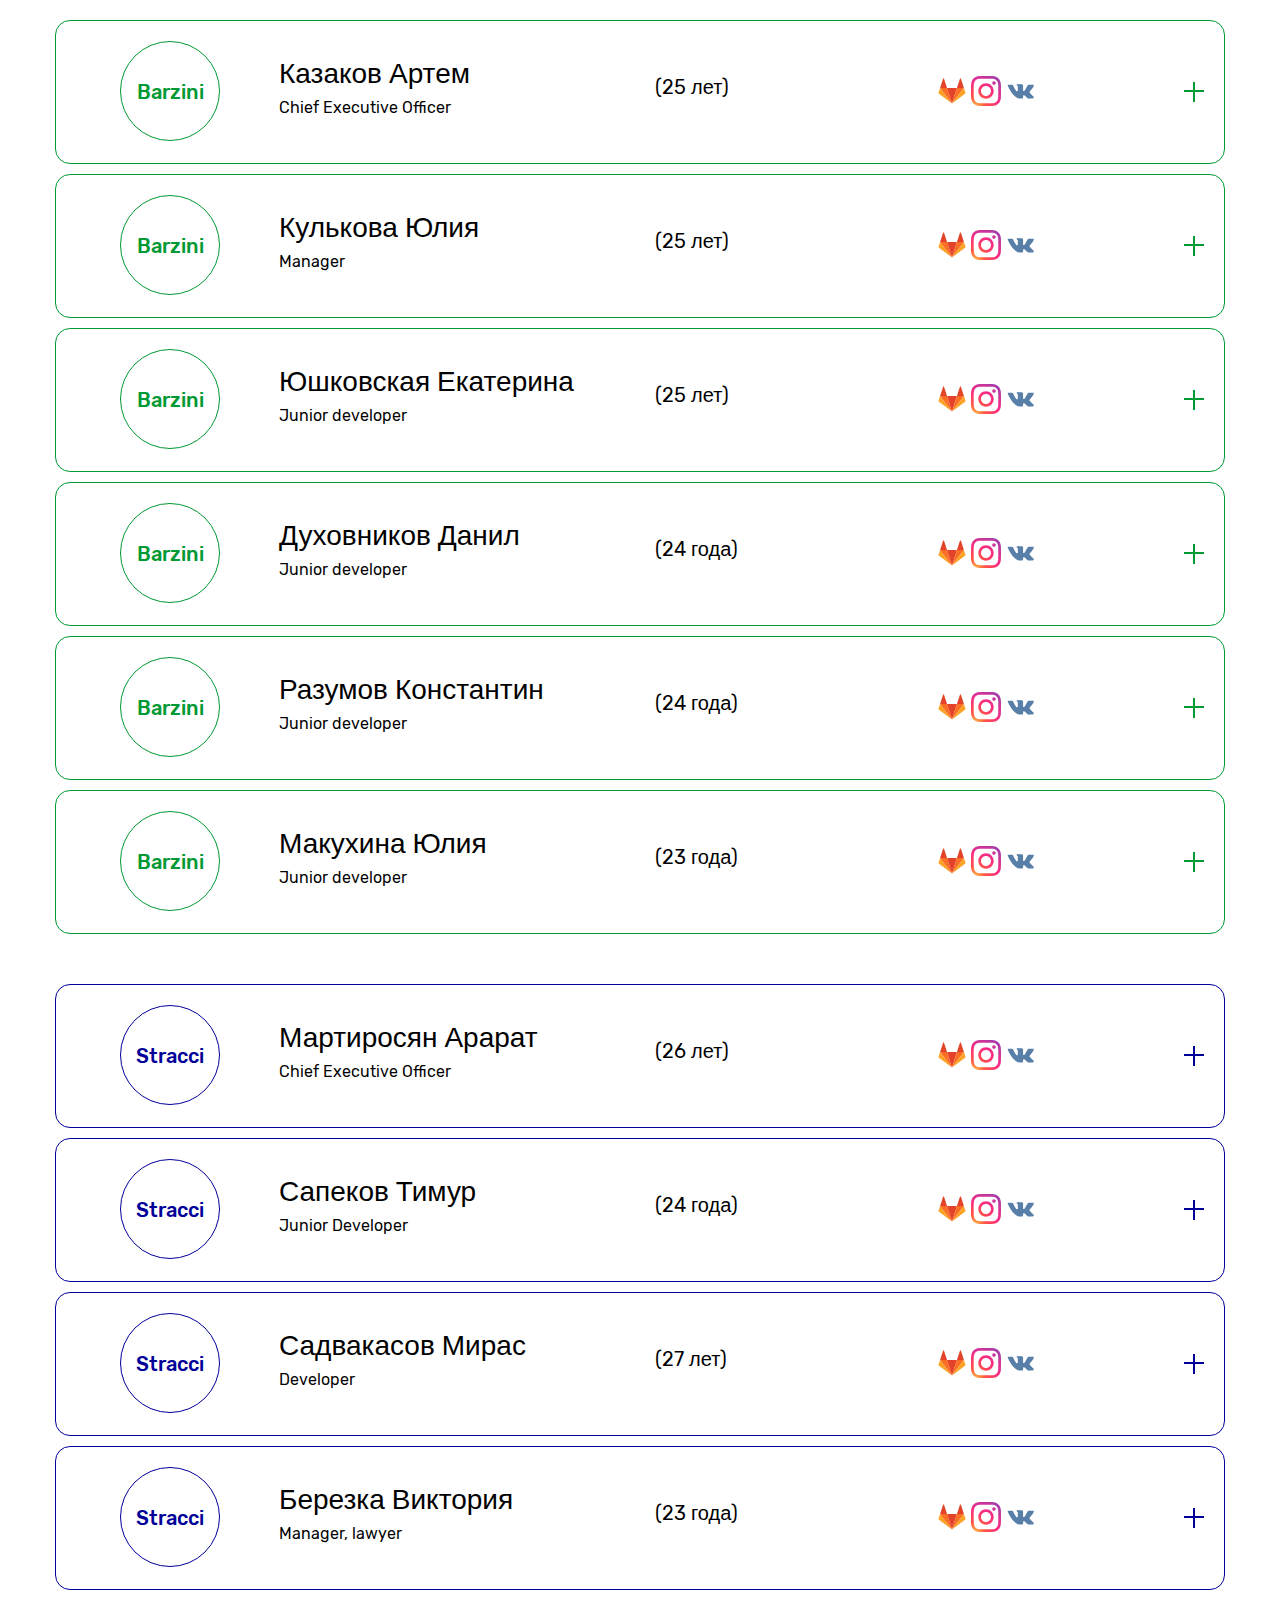
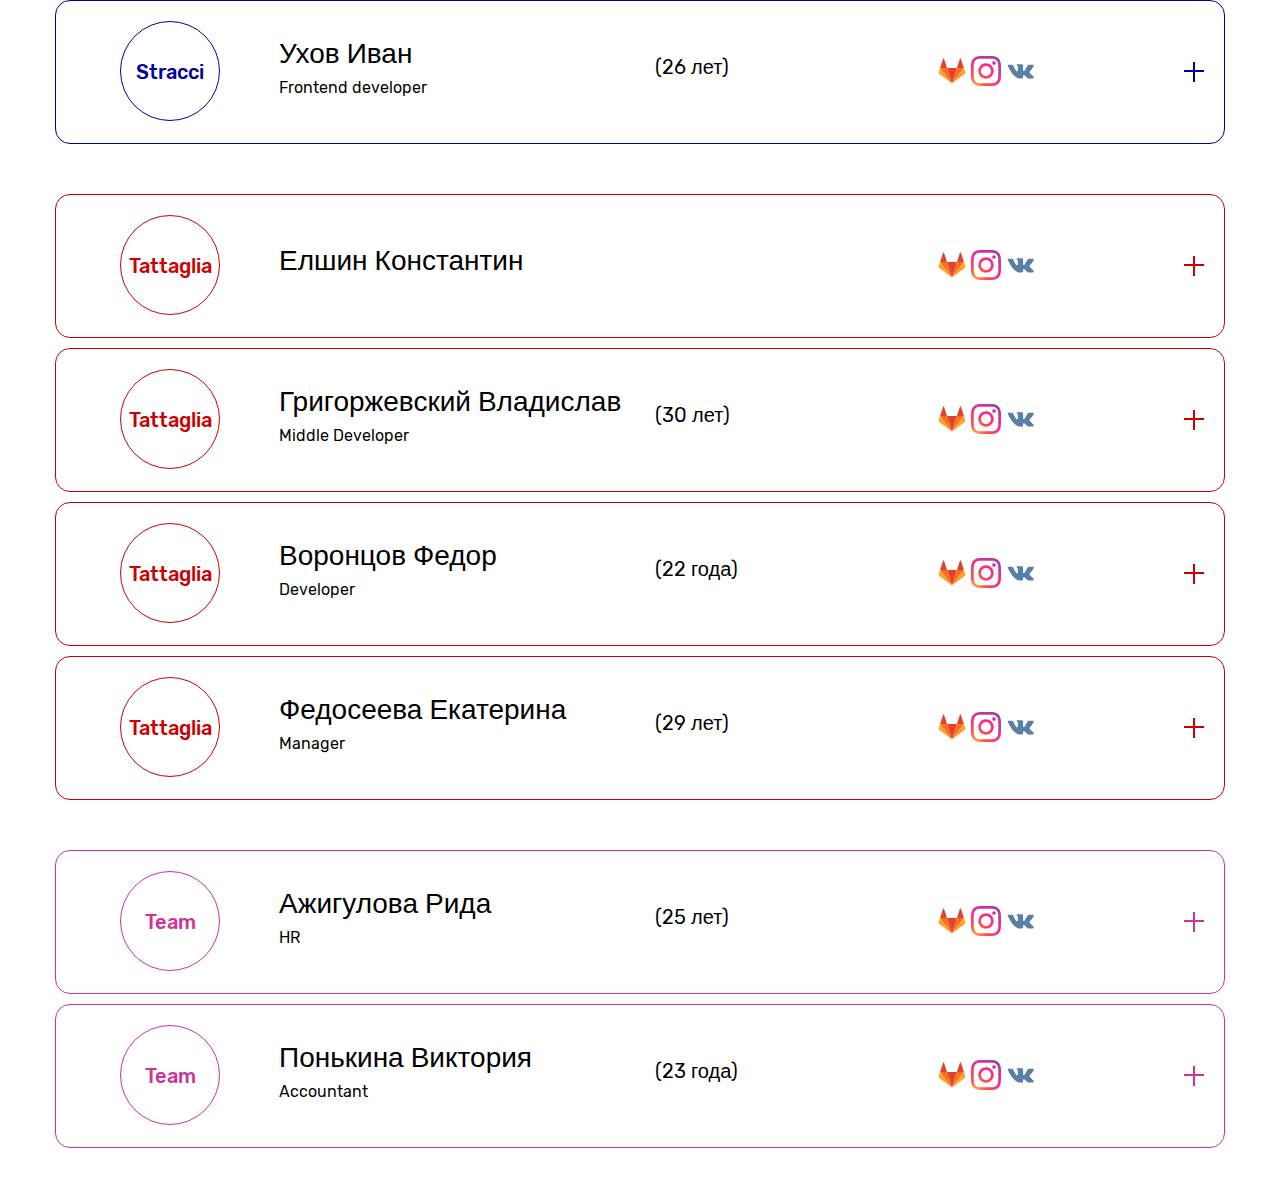
<file: index.html>
<!DOCTYPE html>
<html lang="en">

<head>
  <meta charset="UTF-8">
  <meta name="viewport" content="width=device-width, initial-scale=1.0">
  <link rel="stylesheet" href="css/bootstrap.css">
  <link rel="stylesheet" href="css/style.css">
  <title>Document</title>
</head>

<body>
  <div class="container">
    <div class="row">
      <div class="card barzini-color">
        <div class="card_header">
          <div class="wraption"></div>
          <div class="col-md-2 d-flex flex-row justify-content-center">
            <div class="card__team_box">
              <p>Barzini</p>
            </div>
          </div>
          <div class="col-md-4">
            <div class="card__text-box">
              <h3>Казаков Артем</h3>
              <h6>Chief Executive Officer</h6>
            </div>
          </div>
          <div class="col-md-3">
            <div class="card__age-box">
              <h5>(25 лет)</h5>
            </div>
          </div>
          <div class="col-md-3">
            <div class="card__link_box">
              <a href="GitLab.html>"><img src="img/GitLab.svg" alt="GitLab" class="card__link-logo" /></a>
              <a href="Instagram.html"><img src="img/Instagram.svg" alt="Instagram" class="card__link-logo" /></a>
              <a href="VK.html"><img src="img/VK.svg" alt="Vk" class="card__link-logo" /></a>
            </div>
          </div>
        </div>
        <div class="card_body">
          <div class="col-md-6 col-12">
            <div class="card_body_complete">
              <h6><strong>Завершенные проекты:</strong></h6>
              <ul class="list">
              </ul>
            </div>
          </div>
          <div class="col-md-6 col-12">
            <div class="card_body_unfinished">
              <h6><strong>Проекты в работе:</strong></h6>
              <ul class="list">
              </ul>
            </div>
          </div>
        </div>
      </div>
    </div>

    <div class="row">
      <div class="card barzini-color">
        <div class="card_header">
          <div class="wraption"></div>
          <div class="col-md-2 d-flex flex-row justify-content-center">
            <div class="card__team_box">
              <p>Barzini</p>
            </div>
          </div>
          <div class="col-md-4">
            <div class="card__text-box">
              <h3>Кулькова Юлия</h3>
              <h6>Manager</h6>
            </div>
          </div>
          <div class="col-md-3">
            <div class="card__age-box">
              <h5>(25 лет)</h5>
            </div>
          </div>
          <div class="col-md-3">
            <div class="card__link_box">
              <a href="GitLab.html>"><img src="img/GitLab.svg" alt="GitLab" class="card__link-logo" /></a>
              <a href="Instagram.html"><img src="img/Instagram.svg" alt="Instagram" class="card__link-logo" /></a>
              <a href="VK.html"><img src="img/VK.svg" alt="Vk" class="card__link-logo" /></a>
            </div>
          </div>
        </div>
        <div class="card_body">
          <div class="col-md-6">
            <div class="card_body_complete">
              <h6><strong>Завершенные проекты:</strong></h6>
              <ul class="list">
              </ul>
            </div>
          </div>
          <div class="col-md-6">
            <div class="card_body_unfinished">
              <h6><strong>Проекты в работе:</strong></h6>
              <ul class="list">
                <li>Korvetcenter</li>
                <li>Medblog</li>
              </ul>
            </div>
          </div>
        </div>
      </div>
    </div>

    <div class="row">
      <div class="card barzini-color">
        <div class="card_header">
          <div class="wraption"></div>
          <div class="col-md-2 d-flex flex-row justify-content-center">
            <div class="card__team_box">
              <p>Barzini</p>
            </div>
          </div>
          <div class="col-md-4">
            <div class="card__text-box">
              <h3>Юшковская Екатерина</h3>
              <h6>Junior developer</h6>
            </div>
          </div>
          <div class="col-md-3">
            <div class="card__age-box">
              <h5>(25 лет)</h5>
            </div>
          </div>
          <div class="col-md-3">
            <div class="card__link_box">
              <a href="GitLab.html>"><img src="img/GitLab.svg" alt="GitLab" class="card__link-logo" /></a>
              <a href="Instagram.html"><img src="img/Instagram.svg" alt="Instagram" class="card__link-logo" /></a>
              <a href="VK.html"><img src="img/VK.svg" alt="Vk" class="card__link-logo" /></a>
            </div>
          </div>
        </div>
        <div class="card_body">
          <div class="col-md-6">
            <div class="card_body_complete">
              <h6><strong>Завершенные проекты:</strong></h6>
              <ul class="list">
                <li>Генератор имен</li>
                <li>Портфолио</li>
                <li>Фотограф</li>
              </ul>
            </div>
          </div>
          <div class="col-md-6">
            <div class="card_body_unfinished">
              <h6><strong>Проекты в работе:</strong></h6>
              <ul class="list">
                <li>Korvetcenter</li>
              </ul>
            </div>
          </div>
        </div>
      </div>
    </div>

    <div class="row">
      <div class="card barzini-color">
        <div class="card_header">
          <div class="wraption"></div>
          <div class="col-md-2 d-flex flex-row justify-content-center">
            <div class="card__team_box">
              <p>Barzini</p>
            </div>
          </div>
          <div class="col-md-4">
            <div class="card__text-box">
              <h3>Духовников Данил</h3>
              <h6>Junior developer</h6>
            </div>
          </div>
          <div class="col-md-3">
            <div class="card__age-box">
              <h5>(24 года)</h5>
            </div>
          </div>
          <div class="col-md-3">
            <div class="card__link_box">
              <a href="GitLab.html>"><img src="img/GitLab.svg" alt="GitLab" class="card__link-logo" /></a>
              <a href="Instagram.html"><img src="img/Instagram.svg" alt="Instagram" class="card__link-logo" /></a>
              <a href="VK.html"><img src="img/VK.svg" alt="Vk" class="card__link-logo" /></a>
            </div>
          </div>
        </div>
        <div class="card_body">
          <div class="col-md-6">
            <div class="card_body_complete">
              <h6><strong>Завершенные проекты:</strong></h6>
              <ul class="list">
              </ul>
            </div>
          </div>
          <div class="col-md-6">
            <div class="card_body_unfinished">
              <h6><strong>Проекты в работе:</strong></h6>
              <ul class="list">
                <li>Korvetcenter</li>
                <li>Medblog</li>
              </ul>
            </div>
          </div>
        </div>
      </div>
    </div>

    <div class="row">
      <div class="card barzini-color">
        <div class="card_header">
          <div class="wraption"></div>
          <div class="col-md-2 d-flex flex-row justify-content-center">
            <div class="card__team_box">
              <p>Barzini</p>
            </div>
          </div>
          <div class="col-md-4">
            <div class="card__text-box">
              <h3>Разумов Константин</h3>
              <h6>Junior developer</h6>
            </div>
          </div>
          <div class="col-md-3">
            <div class="card__age-box">
              <h5>(24 года)</h5>
            </div>
          </div>
          <div class="col-md-3">
            <div class="card__link_box">
              <a href="GitLab.html>"><img src="img/GitLab.svg" alt="GitLab" class="card__link-logo" /></a>
              <a href="Instagram.html"><img src="img/Instagram.svg" alt="Instagram" class="card__link-logo" /></a>
              <a href="VK.html"><img src="img/VK.svg" alt="Vk" class="card__link-logo" /></a>
            </div>
          </div>
        </div>
        <div class="card_body">
          <div class="col-md-6">
            <div class="card_body_complete">
              <h6><strong>Завершенные проекты:</strong></h6>
              <ul class="list">
                <li>Сайт Анны Козаковой</li>
                <li>Mypattayaholiday</li>
              </ul>
            </div>
          </div>
          <div class="col-md-6">
            <div class="card_body_unfinished">
              <h6><strong>Проекты в работе:</strong></h6>
              <ul class="list">
                <li>Korvetcenter</li>
                <li>Medblog</li>
              </ul>
            </div>
          </div>
        </div>
      </div>
    </div>

    <div class="row">
      <div class="card barzini-color">
        <div class="card_header">
          <div class="wraption"></div>
          <div class="col-md-2 d-flex flex-row justify-content-center">
            <div class="card__team_box">
              <p>Barzini</p>
            </div>
          </div>
          <div class="col-md-4">
            <div class="card__text-box">
              <h3>Макухина Юлия</h3>
              <h6>Junior developer</h6>
            </div>
          </div>
          <div class="col-md-3">
            <div class="card__age-box">
              <h5>(23 года)</h5>
            </div>
          </div>
          <div class="col-md-3">
            <div class="card__link_box">
              <a href="GitLab.html>"><img src="img/GitLab.svg" alt="GitLab" class="card__link-logo" /></a>
              <a href="Instagram.html"><img src="img/Instagram.svg" alt="Instagram" class="card__link-logo" /></a>
              <a href="VK.html"><img src="img/VK.svg" alt="Vk" class="card__link-logo" /></a>
            </div>
          </div>
        </div>
        <div class="card_body">
          <div class="col-md-6">
            <div class="card_body_complete">
              <h6><strong>Завершенные проекты:</strong></h6>
              <ul class="list">
              </ul>
            </div>
          </div>
          <div class="col-md-6">
            <div class="card_body_unfinished">
              <h6><strong>Проекты в работе:</strong></h6>
              <ul class="list">
              </ul>
            </div>
          </div>
        </div>
      </div>
    </div>
  </div>
  <div class="container">
    <div class="row">
      <div class="card stracci-color">
        <div class="card_header">
          <div class="wraption"></div>
          <div class="col-md-2 d-flex flex-row justify-content-center">
            <div class="card__team_box">
              <p>Stracci</p>
            </div>
          </div>
          <div class="col-md-4">
            <div class="card__text-box">
              <h3>Мартиросян Арарат</h3>
              <h6>Chief Executive Officer</h6>
            </div>
          </div>
          <div class="col-md-3">
            <div class="card__age-box">
              <h5>(26 лет)</h5>
            </div>
          </div>
          <div class="col-md-3">
            <div class="card__link_box">
              <a href="GitLab.html>"><img src="img/GitLab.svg" alt="GitLab" class="card__link-logo" /></a>
              <a href="Instagram.html"><img src="img/Instagram.svg" alt="Instagram" class="card__link-logo" /></a>
              <a href="VK.html"><img src="img/VK.svg" alt="Vk" class="card__link-logo" /></a>
            </div>
          </div>
        </div>
        <div class="card_body">
          <div class="col-md-6">
            <div class="card_body_complete">
              <h6><strong>Завершенные проекты:</strong></h6>
              <ul class="list">
              </ul>
            </div>
          </div>
          <div class="col-md-6">
            <div class="card_body_unfinished">
              <h6><strong>Проекты в работе:</strong></h6>
              <ul class="list">
              </ul>
            </div>
          </div>
        </div>
      </div>
    </div>

    <div class="row">
      <div class="card stracci-color">
        <div class="card_header">
          <div class="wraption"></div>
          <div class="col-md-2 d-flex flex-row justify-content-center">
            <div class="card__team_box">
              <p>Stracci</p>
            </div>
          </div>
          <div class="col-md-4">
            <div class="card__text-box">
              <h3>Сапеков Тимур</h3>
              <h6>Junior Developer</h6>
            </div>
          </div>
          <div class="col-md-3">
            <div class="card__age-box">
              <h5>(24 года)</h5>
            </div>
          </div>
          <div class="col-md-3">
            <div class="card__link_box">
              <a href="GitLab.html>"><img src="img/GitLab.svg" alt="GitLab" class="card__link-logo" /></a>
              <a href="Instagram.html"><img src="img/Instagram.svg" alt="Instagram" class="card__link-logo" /></a>
              <a href="VK.html"><img src="img/VK.svg" alt="Vk" class="card__link-logo" /></a>
            </div>
          </div>
        </div>
        <div class="card_body">
          <div class="col-md-6">
            <div class="card_body_complete">
              <h6><strong>Завершенные проекты:</strong></h6>
              <ul class="list">
              </ul>
            </div>
          </div>
          <div class="col-md-6">
            <div class="card_body_unfinished">
              <h6><strong>Проекты в работе:</strong></h6>
              <ul class="list">
                <li>Korvetcenter</li>
                <li>Homesolution </li>
                <li>FL-translator</li>
                <li>Insta video</li>
                <li>MedCartel</li>
              </ul>
            </div>
          </div>
        </div>
      </div>
    </div>

    <div class="row">
      <div class="card stracci-color">
        <div class="card_header">
          <div class="wraption"></div>
          <div class="col-md-2 d-flex flex-row justify-content-center">
            <div class="card__team_box">
              <p>Stracci</p>
            </div>
          </div>
          <div class="col-md-4">
            <div class="card__text-box">
              <h3>Садвакасов Мирас</h3>
              <h6>Developer</h6>
            </div>
          </div>
          <div class="col-md-3">
            <div class="card__age-box">
              <h5>(27 лет)</h5>
            </div>
          </div>
          <div class="col-md-3">
            <div class="card__link_box">
              <a href="GitLab.html>"><img src="img/GitLab.svg" alt="GitLab" class="card__link-logo" /></a>
              <a href="Instagram.html"><img src="img/Instagram.svg" alt="Instagram" class="card__link-logo" /></a>
              <a href="VK.html"><img src="img/VK.svg" alt="Vk" class="card__link-logo" /></a>
            </div>
          </div>
        </div>
        <div class="card_body">
          <div class="col-md-6">
            <div class="card_body_complete">
              <h6><strong>Завершенные проекты:</strong></h6>
              <ul class="list">
                <li>Калягина</li>
              </ul>
            </div>
          </div>
          <div class="col-md-6">
            <div class="card_body_unfinished">
              <h6><strong>Проекты в работе:</strong></h6>
              <ul class="list">
                <li>Novare</li>
                <li>FreelancTranslator</li>
                <li>Incodewetrust-TM</li>
              </ul>
            </div>
          </div>
        </div>
      </div>
    </div>

    <div class="row">
      <div class="card stracci-color">
        <div class="card_header">
          <div class="wraption"></div>
          <div class="col-md-2 d-flex flex-row justify-content-center">
            <div class="card__team_box">
              <p>Stracci</p>
            </div>
          </div>
          <div class="col-md-4">
            <div class="card__text-box">
              <h3>Березка Виктория</h3>
              <h6>Manager, lawyer</h6>
            </div>
          </div>
          <div class="col-md-3">
            <div class="card__age-box">
              <h5>(23 года)</h5>
            </div>
          </div>
          <div class="col-md-3">
            <div class="card__link_box">
              <a href="GitLab.html>"><img src="img/GitLab.svg" alt="GitLab" class="card__link-logo" /></a>
              <a href="Instagram.html"><img src="img/Instagram.svg" alt="Instagram" class="card__link-logo" /></a>
              <a href="VK.html"><img src="img/VK.svg" alt="Vk" class="card__link-logo" /></a>
            </div>
          </div>
        </div>
        <div class="card_body">
          <div class="col-md-6">
            <div class="card_body_complete">
              <h6><strong>Завершенные проекты:</strong></h6>
              <ul class="list">
                <li>KLGN</li>
                <li>SNSL</li>
              </ul>
            </div>
          </div>
          <div class="col-md-6">
            <div class="card_body_unfinished">
              <h6><strong>Проекты в работе:</strong></h6>
              <ul class="list">
                <li>INVI</li>
                <li>FRTR</li>
                <li>BCV</li>
                <li>EMMA</li>
              </ul>
            </div>
          </div>
        </div>
      </div>
    </div>

    <div class="row">
      <div class="card stracci-color">
        <div class="card_header">
          <div class="wraption"></div>
          <div class="col-md-2 d-flex flex-row justify-content-center">
            <div class="card__team_box">
              <p>Stracci</p>
            </div>
          </div>
          <div class="col-md-4">
            <div class="card__text-box">
              <h3>Ухов Иван</h3>
              <h6>Frontend developer</h6>
            </div>
          </div>
          <div class="col-md-3">
            <div class="card__age-box">
              <h5>(26 лет)</h5>
            </div>
          </div>
          <div class="col-md-3">
            <div class="card__link_box">
              <a href="GitLab.html>"><img src="img/GitLab.svg" alt="GitLab" class="card__link-logo" /></a>
              <a href="Instagram.html"><img src="img/Instagram.svg" alt="Instagram" class="card__link-logo" /></a>
              <a href="VK.html"><img src="img/VK.svg" alt="Vk" class="card__link-logo" /></a>
            </div>
          </div>
        </div>
        <div class="card_body">
          <div class="col-md-6">
            <div class="card_body_complete">
              <h6><strong>Завершенные проекты:</strong></h6>
              <ul class="list">
              </ul>
            </div>
          </div>
          <div class="col-md-6">
            <div class="card_body_unfinished">
              <h6><strong>Проекты в работе:</strong></h6>
              <ul class="list">
                <li>Крипто аналитика</li>
              </ul>
            </div>
          </div>
        </div>
      </div>
    </div>
  </div>

  <div class="container">
    <div class="row">
      <div class="card tattaglia-color">
        <div class="card_header">
          <div class="wraption"></div>
          <div class="col-md-2 d-flex flex-row justify-content-center">
            <div class="card__team_box">
              <p>Tattaglia</p>
            </div>
          </div>
          <div class="col-md-4">
            <div class="card__text-box">
              <h3>Елшин Константин</h3>
              <h6></h6>
            </div>
          </div>
          <div class="col-md-3">
            <div class="card__age-box">
              <h5></h5>
            </div>
          </div>
          <div class="col-md-3">
            <div class="card__link_box">
              <a href="GitLab.html>"><img src="img/GitLab.svg" alt="GitLab" class="card__link-logo" /></a>
              <a href="Instagram.html"><img src="img/Instagram.svg" alt="Instagram" class="card__link-logo" /></a>
              <a href="VK.html"><img src="img/VK.svg" alt="Vk" class="card__link-logo" /></a>
            </div>
          </div>
        </div>
        <div class="card_body">
          <div class="col-md-6">
            <div class="card_body_complete">
              <h6><strong>Завершенные проекты:</strong></h6>
              <ul class="list">
              </ul>
            </div>
          </div>
          <div class="col-md-6">
            <div class="card_body_unfinished">
              <h6><strong>Проекты в работе:</strong></h6>
              <ul class="list">
              </ul>
            </div>
          </div>
        </div>
      </div>
    </div>

    <div class="row">
      <div class="card tattaglia-color">
        <div class="card_header">
          <div class="wraption"></div>
          <div class="col-md-2 d-flex flex-row justify-content-center">
            <div class="card__team_box">
              <p>Tattaglia</p>
            </div>
          </div>
          <div class="col-md-4">
            <div class="card__text-box">
              <h3>Григоржевский Владислав</h3>
              <h6>Middle Developer</h6>
            </div>
          </div>
          <div class="col-md-3">
            <div class="card__age-box">
              <h5>(30 лет)</h5>
            </div>
          </div>
          <div class="col-md-3">
            <div class="card__link_box">
              <a href="GitLab.html>"><img src="img/GitLab.svg" alt="GitLab" class="card__link-logo" /></a>
              <a href="Instagram.html"><img src="img/Instagram.svg" alt="Instagram" class="card__link-logo" /></a>
              <a href="VK.html"><img src="img/VK.svg" alt="Vk" class="card__link-logo" /></a>
            </div>
          </div>
        </div>
        <div class="card_body">
          <div class="col-md-6">
            <div class="card_body_complete">
              <h6><strong>Завершенные проекты:</strong></h6>
              <ul class="list">
              </ul>
            </div>
          </div>
          <div class="col-md-6">
            <div class="card_body_unfinished">
              <h6><strong>Проекты в работе:</strong></h6>
              <ul class="list">
                <li>Emma light</li>
                <li>Yeay webwier</li>
              </ul>
            </div>
          </div>
        </div>
      </div>
    </div>

    <div class="row">
      <div class="card tattaglia-color">
        <div class="card_header">
          <div class="wraption"></div>
          <div class="col-md-2 d-flex flex-row justify-content-center">
            <div class="card__team_box">
              <p>Tattaglia</p>
            </div>
          </div>
          <div class="col-md-4">
            <div class="card__text-box">
              <h3>Воронцов Федор</h3>
              <h6>Developer</h6>
            </div>
          </div>
          <div class="col-md-3">
            <div class="card__age-box">
              <h5>(22 года)</h5>
            </div>
          </div>
          <div class="col-md-3">
            <div class="card__link_box">
              <a href="GitLab.html>"><img src="img/GitLab.svg" alt="GitLab" class="card__link-logo" /></a>
              <a href="Instagram.html"><img src="img/Instagram.svg" alt="Instagram" class="card__link-logo" /></a>
              <a href="VK.html"><img src="img/VK.svg" alt="Vk" class="card__link-logo" /></a>
            </div>
          </div>
        </div>
        <div class="card_body">
          <div class="col-md-6">
            <div class="card_body_complete">
              <h6><strong>Завершенные проекты:</strong></h6>
              <ul class="list">
              </ul>
            </div>
          </div>
          <div class="col-md-6">
            <div class="card_body_unfinished">
              <h6><strong>Проекты в работе:</strong></h6>
              <ul class="list">
                <li>Insta-Video</li>
                <li>YEAY Web-Recorder</li>
              </ul>
            </div>
          </div>
        </div>
      </div>
    </div>

    <div class="row">
      <div class="card tattaglia-color">
        <div class="card_header">
          <div class="wraption"></div>
          <div class="col-md-2 d-flex flex-row justify-content-center">
            <div class="card__team_box">
              <p>Tattaglia</p>
            </div>
          </div>
          <div class="col-md-4">
            <div class="card__text-box">
              <h3>Федосеева Екатерина</h3>
              <h6>Manager</h6>
            </div>
          </div>
          <div class="col-md-3">
            <div class="card__age-box">
              <h5>(29 лет)</h5>
            </div>
          </div>
          <div class="col-md-3">
            <div class="card__link_box">
              <a href="GitLab.html>"><img src="img/GitLab.svg" alt="GitLab" class="card__link-logo" /></a>
              <a href="Instagram.html"><img src="img/Instagram.svg" alt="Instagram" class="card__link-logo" /></a>
              <a href="VK.html"><img src="img/VK.svg" alt="Vk" class="card__link-logo" /></a>
            </div>
          </div>
        </div>
        <div class="card_body">
          <div class="col-md-6">
            <div class="card_body_complete">
              <h6><strong>Завершенные проекты:</strong></h6>
              <ul class="list">
              </ul>
            </div>
          </div>
          <div class="col-md-6">
            <div class="card_body_unfinished">
              <h6><strong>Проекты в работе:</strong></h6>
              <ul class="list">
                <li>ITTM</li>
              </ul>
            </div>
          </div>
        </div>
      </div>
    </div>
  </div>

  <div class="container">
    <div class="row">
      <div class="card team-color">
        <div class="card_header">
          <div class="wraption"></div>
          <div class="col-md-2 d-flex flex-row justify-content-center">
            <div class="card__team_box">
              <p>Team</p>
            </div>
          </div>
          <div class="col-md-4">
            <div class="card__text-box">
              <h3>Ажигулова Рида</h3>
              <h6>HR</h6>
            </div>
          </div>
          <div class="col-md-3">
            <div class="card__age-box">
              <h5>(25 лет)</h5>
            </div>
          </div>
          <div class="col-md-3">
            <div class="card__link_box">
              <a href="GitLab.html>"><img src="img/GitLab.svg" alt="GitLab" class="card__link-logo" /></a>
              <a href="Instagram.html"><img src="img/Instagram.svg" alt="Instagram" class="card__link-logo" /></a>
              <a href="VK.html"><img src="img/VK.svg" alt="Vk" class="card__link-logo" /></a>
            </div>
          </div>
        </div>
        <div class="card_body">
          <div class="col-md-6">
            <div class="card_body_complete">
              <h6><strong>Завершенные проекты:</strong></h6>
              <ul class="list">
              </ul>
            </div>
          </div>
          <div class="col-md-6">
            <div class="card_body_unfinished">
              <h6><strong>Проекты в работе:</strong></h6>
              <ul class="list">
              </ul>
            </div>
          </div>
        </div>
      </div>
    </div>

    <div class="row">
      <div class="card team-color">
        <div class="card_header">
          <div class="wraption"></div>
          <div class="col-md-2 d-flex flex-row justify-content-center">
            <div class="card__team_box">
              <p>Team</p>
            </div>
          </div>
          <div class="col-md-4">
            <div class="card__text-box">
              <h3>Понькина Виктория </h3>
              <h6>Accountant</h6>
            </div>
          </div>
          <div class="col-md-3">
            <div class="card__age-box">
              <h5>(23 года)</h5>
            </div>
          </div>
          <div class="col-md-3">
            <div class="card__link_box">
              <a href="GitLab.html>"><img src="img/GitLab.svg" alt="GitLab" class="card__link-logo" /></a>
              <a href="Instagram.html"><img src="img/Instagram.svg" alt="Instagram" class="card__link-logo" /></a>
              <a href="VK.html"><img src="img/VK.svg" alt="Vk" class="card__link-logo" /></a>
            </div>
          </div>
        </div>
        <div class="card_body">
          <div class="col-md-6">
            <div class="card_body_complete">
              <h6><strong>Завершенные проекты:</strong></h6>
              <ul class="list">
              </ul>
            </div>
          </div>
          <div class="col-md-6">
            <div class="card_body_unfinished">
              <h6><strong>Проекты в работе:</strong></h6>
              <ul class="list">
              </ul>
            </div>
          </div>
        </div>
      </div>
    </div>
  </div>
  </div>

  <script src="js/jquery-3.5.1.min.js"></script>
  <script>
    $(".wraption").click(function () {
      let cardHeader = $(this).closest('.card_header');

      if ($(cardHeader).hasClass('active')) {
        $(cardHeader).removeClass('active');
      } else {
        $(cardHeader).addClass("active");
      }
    });
  </script>
</body>

</html>
</file>
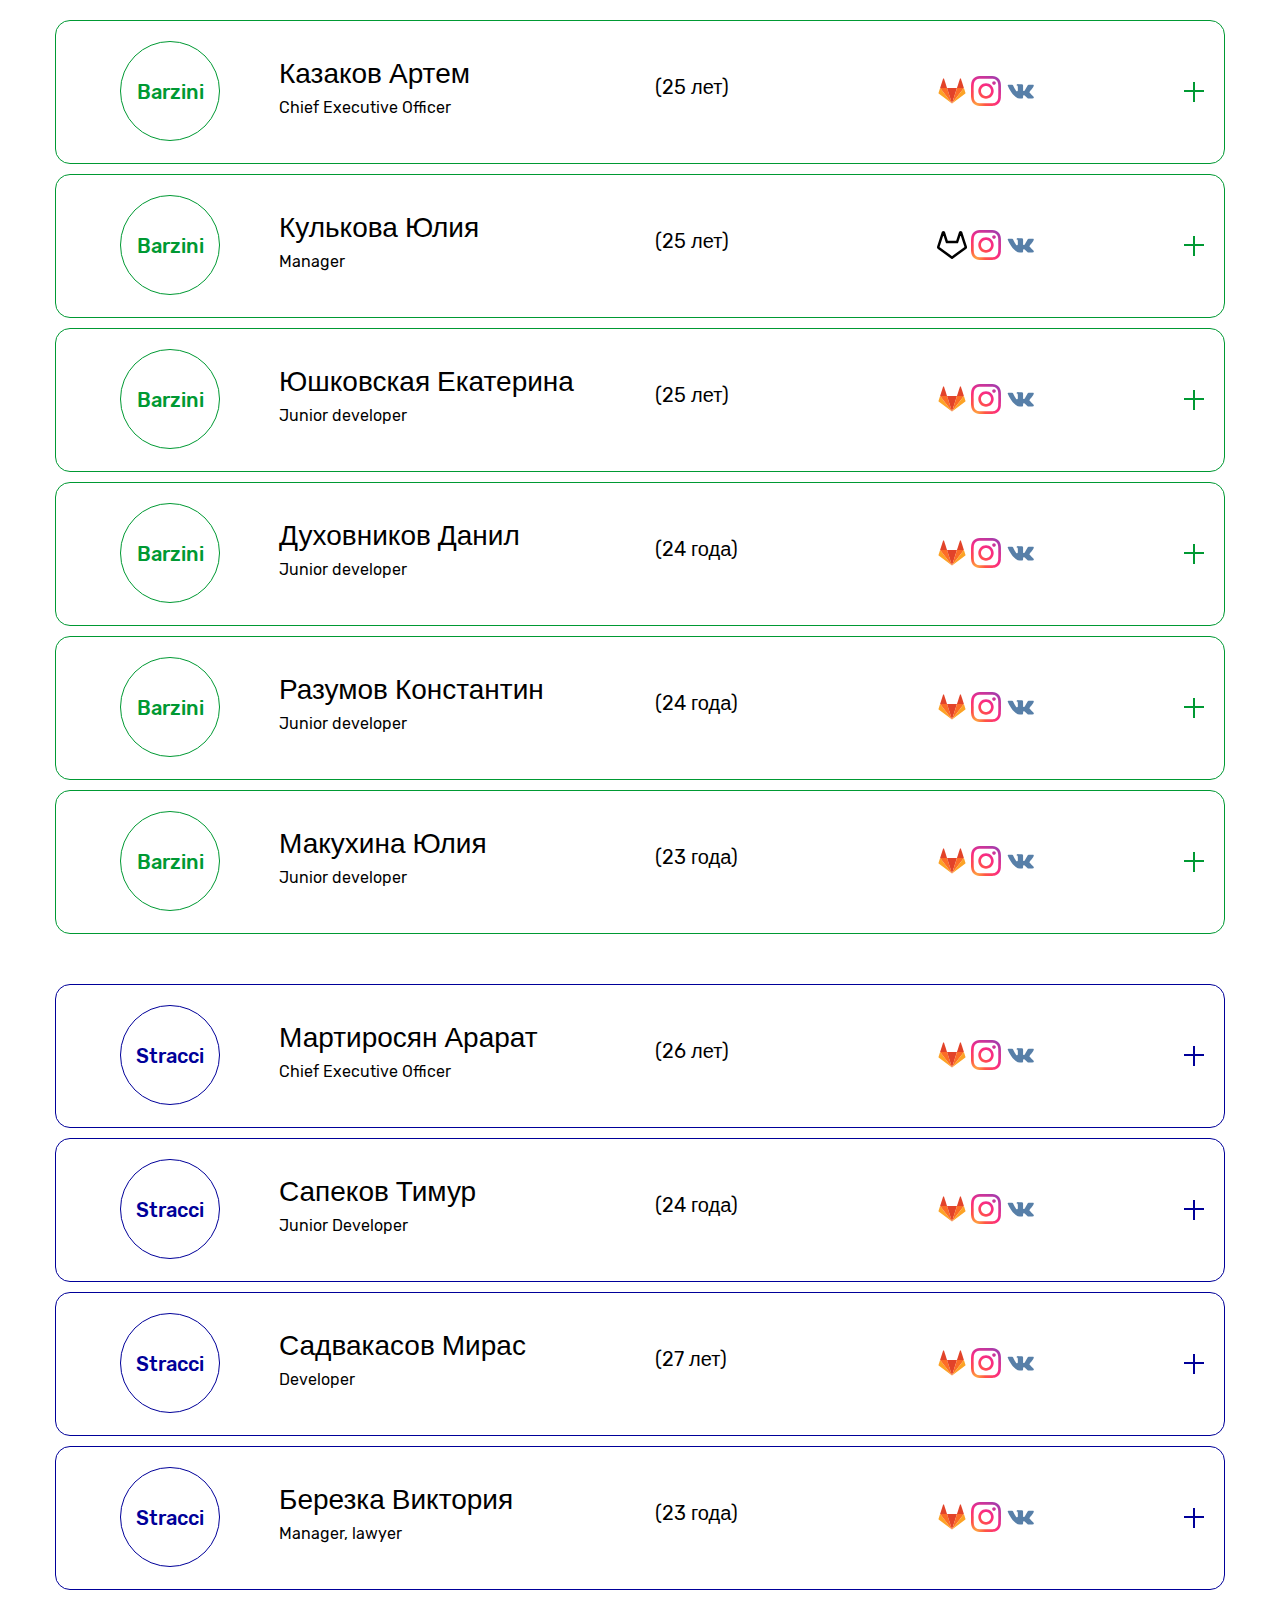
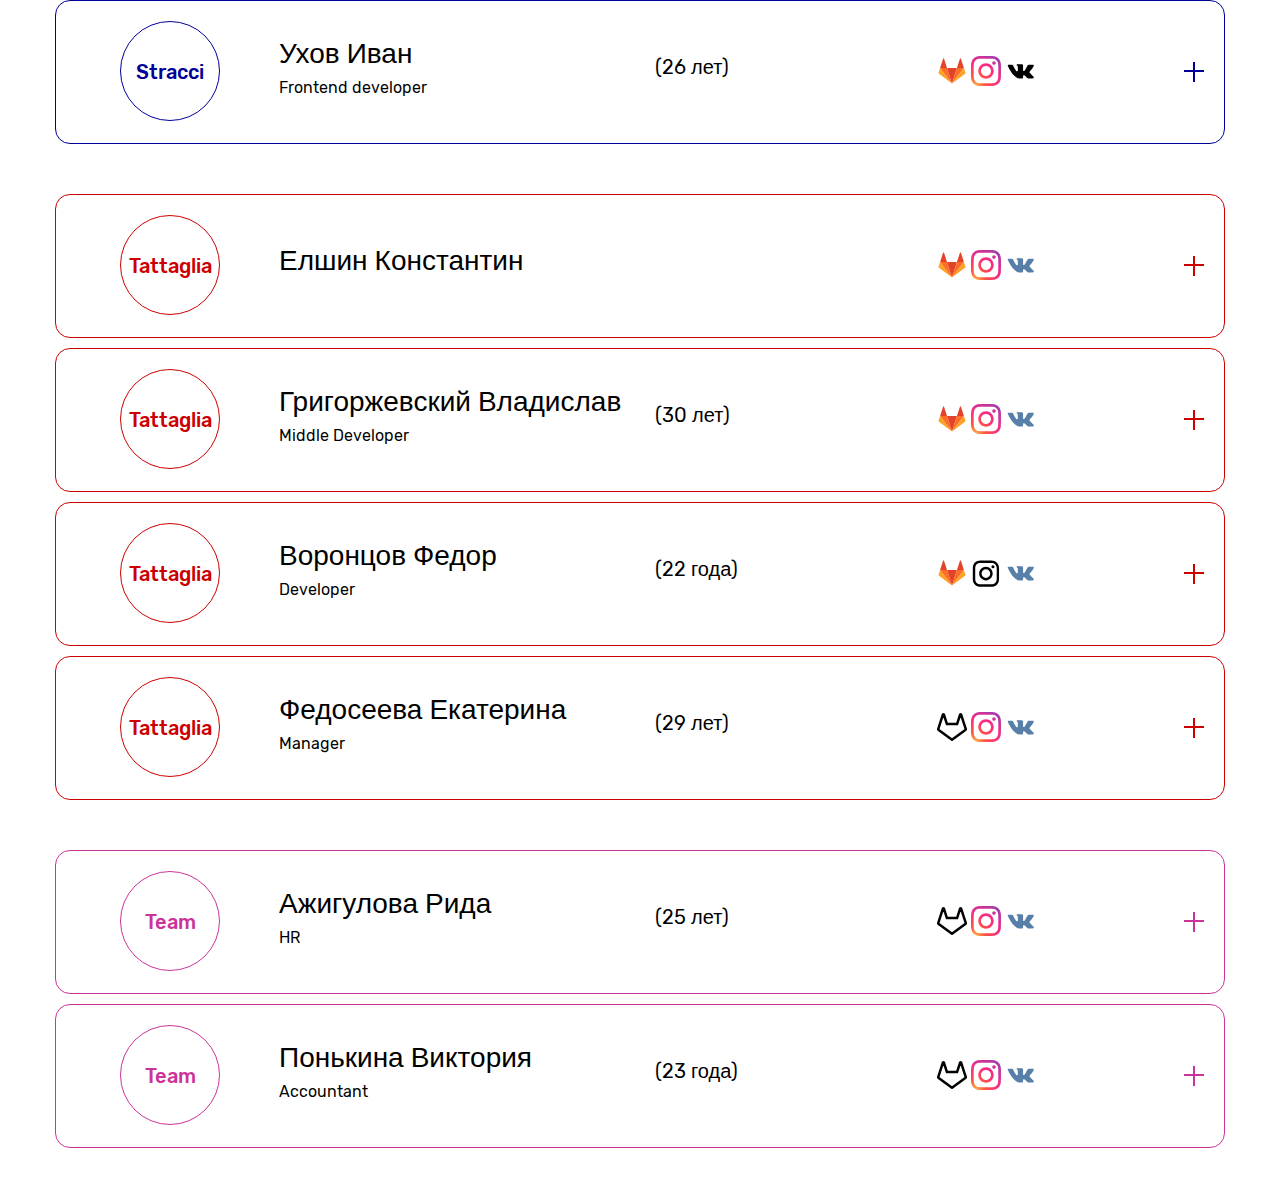
<file: public_html/index.html>
<!DOCTYPE html>
<html lang="en">

<head>
  <meta charset="UTF-8">
  <meta name="viewport" content="width=device-width, initial-scale=1.0">
  <link rel="stylesheet" href="assets/css/bootstrap.css">
  <link rel="stylesheet" href="assets/css/style.css">
  <title>Document</title>
</head>

<body>
  <div class="container">
    <div class="row">
      <div class="card barzini-color">
        <div class="card_header">
          <div class="wraption"></div>
          <div class="col-md-2 d-flex flex-row justify-content-center">
            <div class="card__team_box">
              <p>Barzini</p>
            </div>
          </div>
          <div class="col-md-4">
            <div class="card__text-box">
              <h3>Казаков Артем</h3>
              <h6>Chief Executive Officer</h6>
            </div>
          </div>
          <div class="col-md-3">
            <div class="card__age-box">
              <h5>(25 лет)</h5>
            </div>
          </div>
          <div class="col-md-3">
            <div class="card__link_box">
              <a href="GitLab.com/blablalb>" target="_blank"> <img src="assets/img/GitLab.svg" alt="gitlab" /></a>
              <a href="Instagram.com/blablalb" target="_blank"> <img src="assets/img/Instagram.svg"
                  alt="Instagram" /></a>
              <a href="https://vk.com/kazak0ff" target="_blank"> <img src="assets/img/VK.svg" alt="Vk" /></a>
            </div>
          </div>
        </div>
        <div class="card_body">
          <div class="col-md-6 col-12">
            <div class="card_body_complete">
              <h6><strong>Завершенные проекты:</strong></h6>
              <ul class="list">
                <li>Name-generator</li>
                <li>Xiao-zan</li>
                <li>Panda-visa</li>
                <li>Medwyz</li>
                <li>Kaspersky</li>
                <li>Lukoil</li>
                <li>Aeroflot</li>
                <li>Beeline</li>
                <li>Tass</li>
                <li>Ingos</li>
                <li>Domrf</li>
                <li>Cuba</li>
                <li>Dr-oether</li>
                <li>Sneakersale</li>
                <li>Yeay</li>
                <li>Emma-light</li>
                <li>Kazakova-anna</li>
                <li>Mypattaya holiday</li>
              </ul>
            </div>
          </div>
          <div class="col-md-6 col-12">
            <div class="card_body_unfinished">
              <h6><strong>Проекты в работе:</strong></h6>
              <ul class="list">
                <li>Korvetcenter</li>
                <li>Medical-blog</li>
                <li>WOM</li>
              </ul>
            </div>
          </div>
        </div>
      </div>
    </div>

    <div class="row">
      <div class="card barzini-color">
        <div class="card_header">
          <div class="wraption"></div>
          <div class="col-md-2 d-flex flex-row justify-content-center">
            <div class="card__team_box">
              <p>Barzini</p>
            </div>
          </div>
          <div class="col-md-4">
            <div class="card__text-box">
              <h3>Кулькова Юлия</h3>
              <h6>Manager</h6>
            </div>
          </div>
          <div class="col-md-3">
            <div class="card__age-box">
              <h5>(25 лет)</h5>
            </div>
          </div>
          <div class="col-md-3">
            <div class="card__link_box">
              <a> <img src="assets/img/gitlab cb.svg" alt="gitlab" /></a>
              <a href="https://www.instagram.com/yuliya.k12/" target="_blank"> <img src="assets/img/Instagram.svg"
                  alt="Instagram" /></a>
              <a href="https://vk.com/ykulkova" target="_blank"> <img src="assets/img/VK.svg" alt="Vk" /></a>
            </div>
          </div>
        </div>
        <div class="card_body">
          <div class="col-md-6">
            <div class="card_body_complete">
              <h6><strong>Завершенные проекты:</strong></h6>
              <ul class="list">
              </ul>
            </div>
          </div>
          <div class="col-md-6">
            <div class="card_body_unfinished">
              <h6><strong>Проекты в работе:</strong></h6>
              <ul class="list">
                <li>Korvetcenter</li>
                <li>Medical-blog</li>
              </ul>
            </div>
          </div>
        </div>
      </div>
    </div>

    <div class="row">
      <div class="card barzini-color">
        <div class="card_header">
          <div class="wraption"></div>
          <div class="col-md-2 d-flex flex-row justify-content-center">
            <div class="card__team_box">
              <p>Barzini</p>
            </div>
          </div>
          <div class="col-md-4">
            <div class="card__text-box">
              <h3>Юшковская Екатерина</h3>
              <h6>Junior developer</h6>
            </div>
          </div>
          <div class="col-md-3">
            <div class="card__age-box">
              <h5>(25 лет)</h5>
            </div>
          </div>
          <div class="col-md-3">
            <div class="card__link_box">
              <a href="https://gitlab.com/yushkaaa" target="_blank"> <img src="assets/img/GitLab.svg" alt="gitlab" /></a>
              <a href="https://instagram.com/ekaterina.yush" target="_blank"> <img src="assets/img/Instagram.svg" alt="Instagram" /></a>
              <a href="https://vk.com/id345385862" target="_blank"> <img src="assets/img/VK.svg" alt="Vk" /></a>
            </div>
          </div>
        </div>
        <div class="card_body">
          <div class="col-md-6">
            <div class="card_body_complete">
              <h6><strong>Завершенные проекты:</strong></h6>
              <ul class="list">
                <li>Name-generator</li>
                <li>Portfolio</li>
                <li>Photographer</li>
              </ul>
            </div>
          </div>
          <div class="col-md-6">
            <div class="card_body_unfinished">
              <h6><strong>Проекты в работе:</strong></h6>
              <ul class="list">
                <li>Korvetcenter</li>
                <li>WOM</li>
              </ul>
            </div>
          </div>
        </div>
      </div>
    </div>

    <div class="row">
      <div class="card barzini-color">
        <div class="card_header">
          <div class="wraption"></div>
          <div class="col-md-2 d-flex flex-row justify-content-center">
            <div class="card__team_box">
              <p>Barzini</p>
            </div>
          </div>
          <div class="col-md-4">
            <div class="card__text-box">
              <h3>Духовников Данил</h3>
              <h6>Junior developer</h6>
            </div>
          </div>
          <div class="col-md-3">
            <div class="card__age-box">
              <h5>(24 года)</h5>
            </div>
          </div>
          <div class="col-md-3">
            <div class="card__link_box">
              <a href="https://gitlab.com/duhovnikovd" target="_blank"> <img src="assets/img/GitLab.svg" alt="gitlab" /></a>
              <a href="https://www.instagram.com/duhovnikovdanil/?hl=ru" target="_blank"> <img
                  src="assets/img/Instagram.svg" alt="Instagram" /></a>
              <a href="https://vk.com/indefender" target="_blank"> <img src="assets/img/VK.svg" alt="Vk" /></a>
            </div>
          </div>
        </div>
        <div class="card_body">
          <div class="col-md-6">
            <div class="card_body_complete">
              <h6><strong>Завершенные проекты:</strong></h6>
              <ul class="list">
              </ul>
            </div>
          </div>
          <div class="col-md-6">
            <div class="card_body_unfinished">
              <h6><strong>Проекты в работе:</strong></h6>
              <ul class="list">
                <li>Korvetcenter</li>
                <li>Medical-blog</li>
                <li>WOM</li>
              </ul>
            </div>
          </div>
        </div>
      </div>
    </div>

    <div class="row">
      <div class="card barzini-color">
        <div class="card_header">
          <div class="wraption"></div>
          <div class="col-md-2 d-flex flex-row justify-content-center">
            <div class="card__team_box">
              <p>Barzini</p>
            </div>
          </div>
          <div class="col-md-4">
            <div class="card__text-box">
              <h3>Разумов Константин</h3>
              <h6>Junior developer</h6>
            </div>
          </div>
          <div class="col-md-3">
            <div class="card__age-box">
              <h5>(24 года)</h5>
            </div>
          </div>
          <div class="col-md-3">
            <div class="card__link_box">
              <a href="https://gitlab.com/KONRAZ" target="_blank"> <img src="assets/img/GitLab.svg" alt="gitlab" /></a>
              <a href="https://www.instagram.com/kostincake/?hl=ru" target="_blank"> <img src="assets/img/Instagram.svg"
                  alt="Instagram" /></a>
              <a href="https://vk.com/anybis_02" target="_blank"> <img src="assets/img/VK.svg" alt="Vk" /></a>
            </div>
          </div>
        </div>
        <div class="card_body">
          <div class="col-md-6">
            <div class="card_body_complete">
              <h6><strong>Завершенные проекты:</strong></h6>
              <ul class="list">
                <li>Kazakova-anna</li>
                <li>Mypattaya holiday</li>
              </ul>
            </div>
          </div>
          <div class="col-md-6">
            <div class="card_body_unfinished">
              <h6><strong>Проекты в работе:</strong></h6>
              <ul class="list">
                <li>Korvetcenter</li>
                <li>Medical-blog</li>
                <li>WOM</li>
              </ul>
            </div>
          </div>
        </div>
      </div>
    </div>

    <div class="row">
      <div class="card barzini-color">
        <div class="card_header">
          <div class="wraption"></div>
          <div class="col-md-2 d-flex flex-row justify-content-center">
            <div class="card__team_box">
              <p>Barzini</p>
            </div>
          </div>
          <div class="col-md-4">
            <div class="card__text-box">
              <h3>Макухина Юлия</h3>
              <h6>Junior developer</h6>
            </div>
          </div>
          <div class="col-md-3">
            <div class="card__age-box">
              <h5>(23 года)</h5>
            </div>
          </div>
          <div class="col-md-3">
            <div class="card__link_box">
              <a href="https://gitlab.com/JuliaMakukhina" target="_blank"> <img src="assets/img/GitLab.svg"
                  alt="gitlab" /></a>
              <a href="https://www.instagram.com/rapuncil_tm/?hl=ru" target="_blank"> <img
                  src="assets/img/Instagram.svg" alt="Instagram" /></a>
              <a href="https://vk.com/missmakukhina" target="_blank"> <img src="assets/img/VK.svg" alt="Vk" /></a>
            </div>
          </div>
        </div>
        <div class="card_body">
          <div class="col-md-6">
            <div class="card_body_complete">
              <h6><strong>Завершенные проекты:</strong></h6>
              <ul class="list">
              </ul>
            </div>
          </div>
          <div class="col-md-6">
            <div class="card_body_unfinished">
              <h6><strong>Проекты в работе:</strong></h6>
              <ul class="list">
                <li>WOM</li>
              </ul>
            </div>
          </div>
        </div>
      </div>
    </div>
  </div>
  <div class="container">
    <div class="row">
      <div class="card stracci-color">
        <div class="card_header">
          <div class="wraption"></div>
          <div class="col-md-2 d-flex flex-row justify-content-center">
            <div class="card__team_box">
              <p>Stracci</p>
            </div>
          </div>
          <div class="col-md-4">
            <div class="card__text-box">
              <h3>Мартиросян Арарат</h3>
              <h6>Chief Executive Officer</h6>
            </div>
          </div>
          <div class="col-md-3">
            <div class="card__age-box">
              <h5>(26 лет)</h5>
            </div>
          </div>
          <div class="col-md-3">
            <div class="card__link_box">
              <a href="https://github.com/myfailemtions" target="_blank"> <img src="assets/img/GitLab.svg" alt="gitlab" /></a>
              <a href="https://www.instagram.com/nakamuramax/" target="_blank"> <img src="assets/img/Instagram.svg"
                  alt="Instagram" /></a>
              <a href="https://vk.com/max_nakamura" target="_blank"> <img src="assets/img/VK.svg" alt="Vk" /></a>
            </div>
          </div>
        </div>
        <div class="card_body">
          <div class="col-md-6">
            <div class="card_body_complete">
              <h6><strong>Завершенные проекты:</strong></h6>
              <ul class="list">
                <li>Name-generator</li>
                <li>Xiao-zan</li>
                <li>Panda-visa</li>
                <li>Medwyz</li>
                <li>Ford</li>
                <li>Trendsetter</li>
                <li>Bvstudio</li>
                <li>Novare</li>
                <li>Sneakersale</li>
                <li>Possessio</li>
                <li>Car-plugin</li>
              </ul>
            </div>
          </div>
          <div class="col-md-6">
            <div class="card_body_unfinished">
              <h6><strong>Проекты в работе:</strong></h6>
              <ul class="list">
              </ul>
            </div>
          </div>
        </div>
      </div>
    </div>

    <div class="row">
      <div class="card stracci-color">
        <div class="card_header">
          <div class="wraption"></div>
          <div class="col-md-2 d-flex flex-row justify-content-center">
            <div class="card__team_box">
              <p>Stracci</p>
            </div>
          </div>
          <div class="col-md-4">
            <div class="card__text-box">
              <h3>Сапеков Тимур</h3>
              <h6>Junior Developer</h6>
            </div>
          </div>
          <div class="col-md-3">
            <div class="card__age-box">
              <h5>(24 года)</h5>
            </div>
          </div>
          <div class="col-md-3">
            <div class="card__link_box">
              <a href="https://gitlab.com/TSapekov" target="_blank"> <img src="assets/img/GitLab.svg" alt="gitlab" /></a>
              <a href="https://www.instagram.com/ju21ly/" target="_blank"> <img src="assets/img/Instagram.svg"
                  alt="Instagram" /></a>
              <a href="https://vk.com/tsapekov" target="_blank"> <img src="assets/img/VK.svg" alt="Vk" /></a>
            </div>
          </div>
        </div>
        <div class="card_body">
          <div class="col-md-6">
            <div class="card_body_complete">
              <h6><strong>Завершенные проекты:</strong></h6>
              <ul class="list">
              </ul>
            </div>
          </div>
          <div class="col-md-6">
            <div class="card_body_unfinished">
              <h6><strong>Проекты в работе:</strong></h6>
              <ul class="list">
                <li>Korvetcenter</li>
                <li>Homesolution </li>
                <li>FL-translator</li>
                <li>Insta video</li>
                <li>MedCartel</li>
              </ul>
            </div>
          </div>
        </div>
      </div>
    </div>

    <div class="row">
      <div class="card stracci-color">
        <div class="card_header">
          <div class="wraption"></div>
          <div class="col-md-2 d-flex flex-row justify-content-center">
            <div class="card__team_box">
              <p>Stracci</p>
            </div>
          </div>
          <div class="col-md-4">
            <div class="card__text-box">
              <h3>Садвакасов Мирас</h3>
              <h6>Developer</h6>
            </div>
          </div>
          <div class="col-md-3">
            <div class="card__age-box">
              <h5>(27 лет)</h5>
            </div>
          </div>
          <div class="col-md-3">
            <div class="card__link_box">
              <a href="https://gitlab.com/Dream-OvO" target="_blank"> <img src="assets/img/GitLab.svg" alt="gitlab" /></a>
              <a href="https://www.instagram.com/miras.sa/" target="_blank"> <img src="assets/img/Instagram.svg"
                  alt="Instagram" /></a>
              <a href="https://vk.com/id88109308" target="_blank"> <img src="assets/img/VK.svg" alt="Vk" /></a>
            </div>
          </div>
        </div>
        <div class="card_body">
          <div class="col-md-6">
            <div class="card_body_complete">
              <h6><strong>Завершенные проекты:</strong></h6>
              <ul class="list">
                <li>Kalyagina</li>
              </ul>
            </div>
          </div>
          <div class="col-md-6">
            <div class="card_body_unfinished">
              <h6><strong>Проекты в работе:</strong></h6>
              <ul class="list">
                <li>Novare</li>
                <li>FreelancTranslator</li>
                <li>Incodewetrust-TM</li>
              </ul>
            </div>
          </div>
        </div>
      </div>
    </div>

    <div class="row">
      <div class="card stracci-color">
        <div class="card_header">
          <div class="wraption"></div>
          <div class="col-md-2 d-flex flex-row justify-content-center">
            <div class="card__team_box">
              <p>Stracci</p>
            </div>
          </div>
          <div class="col-md-4">
            <div class="card__text-box">
              <h3>Березка Виктория</h3>
              <h6>Manager, lawyer</h6>
            </div>
          </div>
          <div class="col-md-3">
            <div class="card__age-box">
              <h5>(23 года)</h5>
            </div>
          </div>
          <div class="col-md-3">
            <div class="card__link_box">
              <a href="https://gitlab.com/viktoriyabirch" target="_blank"> <img src="assets/img/GitLab.svg" alt="gitlab" /></a>
              <a href="https://www.instagram.com/ckaebrona/?hl=ru" target="_blank"> <img src="assets/img/Instagram.svg"
                  alt="Instagram" /></a>
              <a href="https://vk.com/donnebliss" target="_blank"> <img src="assets/img/VK.svg" alt="Vk" /></a>
            </div>
          </div>
        </div>
        <div class="card_body">
          <div class="col-md-6">
            <div class="card_body_complete">
              <h6><strong>Завершенные проекты:</strong></h6>
              <ul class="list">
                <li>KLGN</li>
                <li>SNSL</li>
              </ul>
            </div>
          </div>
          <div class="col-md-6">
            <div class="card_body_unfinished">
              <h6><strong>Проекты в работе:</strong></h6>
              <ul class="list">
                <li>INVI</li>
                <li>FRTR</li>
                <li>BCV</li>
                <li>EMMA</li>
              </ul>
            </div>
          </div>
        </div>
      </div>
    </div>

    <div class="row">
      <div class="card stracci-color">
        <div class="card_header">
          <div class="wraption"></div>
          <div class="col-md-2 d-flex flex-row justify-content-center">
            <div class="card__team_box">
              <p>Stracci</p>
            </div>
          </div>
          <div class="col-md-4">
            <div class="card__text-box">
              <h3>Ухов Иван</h3>
              <h6>Frontend developer</h6>
            </div>
          </div>
          <div class="col-md-3">
            <div class="card__age-box">
              <h5>(26 лет)</h5>
            </div>
          </div>
          <div class="col-md-3">
            <div class="card__link_box">
              <a href="https://gitlab.com/Ivan-ukhov" target="_blank"> <img src="assets/img/GitLab.svg" alt="gitlab" /></a>
              <a href="https://www.instagram.com/igooooooood/?hl=ru" target="_blank"> <img src="assets/img/Instagram.svg"
                  alt="Instagram" /></a>
              <a> <img src="assets/img/vk cb.svg" alt="Vk" /></a>
            </div>
          </div>
        </div>
        <div class="card_body">
          <div class="col-md-6">
            <div class="card_body_complete">
              <h6><strong>Завершенные проекты:</strong></h6>
              <ul class="list">
              </ul>
            </div>
          </div>
          <div class="col-md-6">
            <div class="card_body_unfinished">
              <h6><strong>Проекты в работе:</strong></h6>
              <ul class="list">
                <li>Kripto analitika</li>
              </ul>
            </div>
          </div>
        </div>
      </div>
    </div>
  </div>

  <div class="container">
    <div class="row">
      <div class="card tattaglia-color">
        <div class="card_header">
          <div class="wraption"></div>
          <div class="col-md-2 d-flex flex-row justify-content-center">
            <div class="card__team_box">
              <p>Tattaglia</p>
            </div>
          </div>
          <div class="col-md-4">
            <div class="card__text-box">
              <h3>Елшин Константин</h3>
              <h6></h6>
            </div>
          </div>
          <div class="col-md-3">
            <div class="card__age-box">
              <h5></h5>
            </div>
          </div>
          <div class="col-md-3">
            <div class="card__link_box">
              <a href="GitLab.com/blablalb>" target="_blank"> <img src="assets/img/GitLab.svg" alt="gitlab" /></a>
              <a href="https://www.instagram.com/kyolshin/" target="_blank"> <img src="assets/img/Instagram.svg"
                  alt="Instagram" /></a>
              <a href="https://vk.com/k.yolshin" target="_blank"> <img src="assets/img/VK.svg" alt="Vk" /></a>
            </div>
          </div>
        </div>
        <div class="card_body">
          <div class="col-md-6">
            <div class="card_body_complete">
              <h6><strong>Завершенные проекты:</strong></h6>
              <ul class="list">
                <li>Name-generator</li>
                <li>Xiao-zan</li>
                <li>Matiss</li>
                <li>Plastek</li>
                <li>Dubrovin</li>
                <li>Possesio</li>
                <li>Car-plugin</li>
                <li>Intsa-video</li>
                <li>Yeay</li>
                <li>Enron</li>
                <li>Mas</li>
                <li>Dializ</li>
              </ul>
            </div>
          </div>
          <div class="col-md-6">
            <div class="card_body_unfinished">
              <h6><strong>Проекты в работе:</strong></h6>
              <ul class="list">
              </ul>
            </div>
          </div>
        </div>
      </div>
    </div>

    <div class="row">
      <div class="card tattaglia-color">
        <div class="card_header">
          <div class="wraption"></div>
          <div class="col-md-2 d-flex flex-row justify-content-center">
            <div class="card__team_box">
              <p>Tattaglia</p>
            </div>
          </div>
          <div class="col-md-4">
            <div class="card__text-box">
              <h3>Григоржевский Владислав</h3>
              <h6>Middle Developer</h6>
            </div>
          </div>
          <div class="col-md-3">
            <div class="card__age-box">
              <h5>(30 лет)</h5>
            </div>
          </div>
          <div class="col-md-3">
            <div class="card__link_box">
              <a href="https://gitlab.com/gradiusalisik" target="_blank"> <img src="assets/img/GitLab.svg" alt="gitlab" /></a>
              <a href="https://www.instagram.com/gradiusalisik/?hl=ru" target="_blank"> <img src="assets/img/Instagram.svg"
                  alt="Instagram" /></a>
              <a href="https://vk.com/just_link_simple" target="_blank"> <img src="assets/img/VK.svg" alt="Vk" /></a>
            </div>
          </div>
        </div>
        <div class="card_body">
          <div class="col-md-6">
            <div class="card_body_complete">
              <h6><strong>Завершенные проекты:</strong></h6>
              <ul class="list">
              </ul>
            </div>
          </div>
          <div class="col-md-6">
            <div class="card_body_unfinished">
              <h6><strong>Проекты в работе:</strong></h6>
              <ul class="list">
                <li>Emma light</li>
                <li>Yeay webwier</li>
              </ul>
            </div>
          </div>
        </div>
      </div>
    </div>

    <div class="row">
      <div class="card tattaglia-color">
        <div class="card_header">
          <div class="wraption"></div>
          <div class="col-md-2 d-flex flex-row justify-content-center">
            <div class="card__team_box">
              <p>Tattaglia</p>
            </div>
          </div>
          <div class="col-md-4">
            <div class="card__text-box">
              <h3>Воронцов Федор</h3>
              <h6>Developer</h6>
            </div>
          </div>
          <div class="col-md-3">
            <div class="card__age-box">
              <h5>(22 года)</h5>
            </div>
          </div>
          <div class="col-md-3">
            <div class="card__link_box">
              <a href="https://gitlab.com/uulaal" target="_blank"> <img src="assets/img/GitLab.svg" alt="gitlab" /></a>
              <a> <img src="assets/img/instagram cb.svg" alt="Instagram" /></a>
              <a href="https://vk.com/tuohdiginde" target="_blank"> <img src="assets/img/VK.svg" alt="Vk" /></a>
            </div>
          </div>
        </div>
        <div class="card_body">
          <div class="col-md-6">
            <div class="card_body_complete">
              <h6><strong>Завершенные проекты:</strong></h6>
              <ul class="list">
              </ul>
            </div>
          </div>
          <div class="col-md-6">
            <div class="card_body_unfinished">
              <h6><strong>Проекты в работе:</strong></h6>
              <ul class="list">
                <li>Insta-Video</li>
                <li>YEAY Web-Recorder</li>
              </ul>
            </div>
          </div>
        </div>
      </div>
    </div>

    <div class="row">
      <div class="card tattaglia-color">
        <div class="card_header">
          <div class="wraption"></div>
          <div class="col-md-2 d-flex flex-row justify-content-center">
            <div class="card__team_box">
              <p>Tattaglia</p>
            </div>
          </div>
          <div class="col-md-4">
            <div class="card__text-box">
              <h3>Федосеева Екатерина</h3>
              <h6>Manager</h6>
            </div>
          </div>
          <div class="col-md-3">
            <div class="card__age-box">
              <h5>(29 лет)</h5>
            </div>
          </div>
          <div class="col-md-3">
            <div class="card__link_box">
              <a> <img src="assets/img/gitlab cb.svg" alt="gitlab" /></a>
              <a href="https://www.instagram.com/ellcrys_lights/?hl=ru" target="_blank"> <img src="assets/img/Instagram.svg"
                  alt="Instagram" /></a>
              <a href="https://vk.com/id26284266" target="_blank"> <img src="assets/img/VK.svg" alt="Vk" /></a>
            </div>
          </div>
        </div>
        <div class="card_body">
          <div class="col-md-6">
            <div class="card_body_complete">
              <h6><strong>Завершенные проекты:</strong></h6>
              <ul class="list">
              </ul>
            </div>
          </div>
          <div class="col-md-6">
            <div class="card_body_unfinished">
              <h6><strong>Проекты в работе:</strong></h6>
              <ul class="list">
                <li>ITTM</li>
              </ul>
            </div>
          </div>
        </div>
      </div>
    </div>
  </div>

  <div class="container">
    <div class="row">
      <div class="card team-color">
        <div class="card_header">
          <div class="wraption"></div>
          <div class="col-md-2 d-flex flex-row justify-content-center">
            <div class="card__team_box">
              <p>Team</p>
            </div>
          </div>
          <div class="col-md-4">
            <div class="card__text-box">
              <h3>Ажигулова Рида</h3>
              <h6>HR</h6>
            </div>
          </div>
          <div class="col-md-3">
            <div class="card__age-box">
              <h5>(25 лет)</h5>
            </div>
          </div>
          <div class="col-md-3">
            <div class="card__link_box">
              <a> <img src="assets/img/gitlab cb.svg" alt="gitlab" /></a>
              <a href="https://www.instagram.com/b13arre/?hl=ru" target="_blank"> <img src="assets/img/Instagram.svg"
                  alt="Instagram" /></a>
              <a href="https://vk.com/rida_bizarre" target="_blank"> <img src="assets/img/VK.svg" alt="Vk" /></a>
            </div>
          </div>
        </div>
        <div class="card_body">
          <div class="col-md-6">
            <div class="card_body_complete">
              <h6><strong>Завершенные проекты:</strong></h6>
              <ul class="list">
              </ul>
            </div>
          </div>
          <div class="col-md-6">
            <div class="card_body_unfinished">
              <h6><strong>Проекты в работе:</strong></h6>
              <ul class="list">
              </ul>
            </div>
          </div>
        </div>
      </div>
    </div>

    <div class="row">
      <div class="card team-color">
        <div class="card_header">
          <div class="wraption"></div>
          <div class="col-md-2 d-flex flex-row justify-content-center">
            <div class="card__team_box">
              <p>Team</p>
            </div>
          </div>
          <div class="col-md-4">
            <div class="card__text-box">
              <h3>Понькина Виктория </h3>
              <h6>Accountant</h6>
            </div>
          </div>
          <div class="col-md-3">
            <div class="card__age-box">
              <h5>(23 года)</h5>
            </div>
          </div>
          <div class="col-md-3">
            <div class="card__link_box">
              <a> <img src="assets/img/gitlab cb.svg" alt="gitlab" /></a>
              <a href="https://www.instagram.com/viktoriiaponkina/?hl=ru" target="_blank"> <img src="assets/img/Instagram.svg"
                  alt="Instagram" /></a>
              <a href="https://vk.com/id_online1" target="_blank"> <img src="assets/img/VK.svg" alt="Vk" /></a>
            </div>
          </div>
        </div>
        <div class="card_body">
          <div class="col-md-6">
            <div class="card_body_complete">
              <h6><strong>Завершенные проекты:</strong></h6>
              <ul class="list">
              </ul>
            </div>
          </div>
          <div class="col-md-6">
            <div class="card_body_unfinished">
              <h6><strong>Проекты в работе:</strong></h6>
              <ul class="list">
              </ul>
            </div>
          </div>
        </div>
      </div>
    </div>
  </div>
  </div>

  <script src="assets/js/jquery-3.5.1.min.js"></script>
  <script>
    $(".wraption").click(function () {
      let cardHeader = $(this).closest('.card_header');

      if ($(cardHeader).hasClass('active')) {
        $(cardHeader).removeClass('active');
      } else {
        $(cardHeader).addClass("active");
      }
    });
  </script>
</body>

</html>
</file>
<file: css/style.css>
@font-face {
  font-family: "Rubik";
  font-weight: 300;
  src: url("../fonts/rubik-v9-latin-300.woff") format("woff");
}
@font-face {
  font-family: "Rubik";
  font-weight: 400;
  src: url("../fonts/rubik-v9-latin-500.woff") format("woff");
}
@font-face {
  font-family: "Rubik";
  font-weight: 500;
  src: url("../fonts/rubik-v9-latin-regular.woff") format("woff");
}
*{
  box-sizing: border-box;
}
body{
  margin: 0;
  font-family: "Rubik", sans-serif;
  font-weight: 400;
  color: #8d93a7;
}
.container {
  max-width: 1180px;
  margin: 0 auto;
  padding: 20px;
}
.card {
  width: 100%;
  justify-content: space-evenly;
  padding: 5px;
  border-radius: 15px;
  margin-bottom: 10px;
  align-items: center;
  border: 1px solid;
}
.barzini-color {
  color: #009933;
}
.barzini-color:hover {
  box-shadow: 0 2px 2px #009933;
  transition: box-shadow 0.3s;
}
.stracci-color {
  color: #000099;
}
.stracci-color:hover {
  box-shadow: 0 2px 2px #000099;
  transition: box-shadow 0.3s;
}
.tattaglia-color {
  color: #CC0000;
}
.tattaglia-color:hover {
  box-shadow: 0 2px 2px #CC0000;
  transition: box-shadow 0.3s;
}
.team-color {
  color: #CC3399;
}
.team-color:hover {
  box-shadow: 0 2px 2px #CC3399;
  transition: box-shadow 0.3s;
}
.container .card .card_header {
  display: inline-flex;
  height: auto;
  background: #fff;
  padding: 15px;
  position: relative;
  align-items: center;
}
.container .card:first-child .card_header {
  width: 100%;
  border-top-left-radius: 3px;
  border-top-right-radius: 3px;
}
.container .card:last-child .card_header {
  border-bottom-left-radius: 3px;
  border-bottom-right-radius: 3px;
  border-bottom: 2px solid transparent;
}
.container .card:last-child .card_header:hover {
  border-bottom: 2px solid transparent;
}
.container .card .card_header:before,
.container .card .card_header:after {
  content: "";
  position: absolute;
  top: 50%;
  transform: translateY(-50%);
  right: 15px;
  width: 20px;
  height: 2px;
  background: currentColor;
}
.container .card .card_header:hover:before,
.container .card .card_header:hover:after{
background: currentColor;
}
.container .card .card_header:after {
  transform: rotate(-90deg);
  transition: all 0.5s ease;
}

.container .card .card_header .wraption {
  position: absolute;
  width: 40px;
  height: 40px;
  top: 45%;
  right: 15px;
  cursor: pointer;
  z-index: 10;
}

.container .card .card_body {
  display: flex;
  width: 100%;
  height: 0px;
  transition: all 0.2s ease;
  overflow: hidden;
  border-color: black;
}
.container .card .card_body p{
  padding: 15px;
  font-size: 15px;
  line-height: 22px;
  color: black;
}
.container .card:last-child .card_header.active {
  border-bottom: 1px solid;
  border-bottom-left-radius: 0px;
  border-bottom-right-radius: 0px;
}
.container .card .card_header.active:before,
.container .card .card_header.active:after {
  background: currentColor;
} 
.container .card .card_header.active:after{
  transform: rotate(0deg);
}
.container .card .card_header.active + .card_body{
  height: auto;
}
img {
  width: 12%;
}
.card_body_complete h5{
  display: block;
  text-align: center;
  color: black;
}
.card_body_unfinished h5{
  display: block;
  text-align: center;
  color: black;
}
.card__text-box {
  display: block;
  color: black;
}
.card .card__team_box {
  text-align: center;
  display: table-cell;
  vertical-align: middle;
  width: 100px;
  height: 100px;
  font-size: 20px;
  text-align: center;
  border: 1px solid;
  border-radius: 50px;
  line-height: 100px;
}
.card__age-box {
  color: black;
  
}
.card__age-box h3 {
  text-align: left;
  margin-bottom: 13%;
}
.list {
  padding: 0;
  list-style: none;
  counter-reset: li;
}
.list li {
  position: relative;
  border-left: 4px solid ;
  padding: 16px 20px 16px 28px;
  margin: 12px 0 12px 80px;
  -webkit-transition-duration: 0.3s;
  transition-duration: 0.3s;
}
.list li:before {
    line-height: 32px;
    position: absolute;
    top: 10px;
    left:-80px;
    width:80px;
    text-align:center;
    font-size: 29px;
    font-weight: bold;
    
    counter-increment: li;
    content: counter(li);
    -webkit-transition-duration: 0.3s;
    transition-duration: 0.3s;
    -webkit-box-sizing: border-box;
    -moz-box-sizing: border-box;
    box-sizing: border-box;   
}
.list li:after {
  position: absolute;
  top: 26px;
  left: -40px;
  width: 60px;
  height: 60px;
  border: 8px solid;
  border-radius: 50px;
  content: '';
  opacity: 0;
  -webkit-transition: -webkit-transform 0.3s, opacity 0.3s;
  -moz-transition: -moz-transform 0.3s, opacity 0.3s;
  transition: transform 0.3s, opacity 0.3s;
  -webkit-transform: translateX(-50%) translateY(-50%) scale(0.1);
  -moz-transform: translateX(-50%) translateY(-50%) scale(0.1);
  transform: translateX(-50%) translateY(-50%) scale(0.1);
  pointer-events: none;
  -webkit-box-sizing: border-box;
  -moz-box-sizing: border-box;
  box-sizing: border-box;        
}
.list li:hover:after {
  opacity: 0.2;
  -webkit-transform: translateX(-50%) translateY(-50%) scale(1);
  -moz-transform: translateX(-50%) translateY(-50%) scale(1);
  transform: translateX(-50%) translateY(-50%) scale(1);
} 
.card_body_unfinished {
  margin-top: 7%;
  
}   
.card_body_complete {
  margin-top: 7%;
}
.card_body_unfinished h6 {
  color: black;
}
.card_body_complete h6 {
  color: black;
}
@media screen and (max-width: 575px) {
  .container .card .card_header {
    display: block;
    height: auto;
    text-align: center;
    line-height: 100px;
  }
  .container .card .card_body {
    flex-direction: column;
  }
}
</file>
<file: public_html/assets/css/style.css>
@font-face {
  font-family: "Rubik";
  font-weight: 300;
  src: url("../fonts/rubik-v9-latin-300.woff") format("woff");
}
@font-face {
  font-family: "Rubik";
  font-weight: 400;
  src: url("../fonts/rubik-v9-latin-500.woff") format("woff");
}
@font-face {
  font-family: "Rubik";
  font-weight: 500;
  src: url("../fonts/rubik-v9-latin-regular.woff") format("woff");
}
*{
  box-sizing: border-box;
}
body{
  margin: 0;
  font-family: "Rubik", sans-serif;
  font-weight: 400;
  color: #8d93a7;
}
.container {
  max-width: 1180px;
  margin: 0 auto;
  padding: 20px;
}
.card {
  width: 100%;
  justify-content: space-evenly;
  padding: 5px;
  border-radius: 15px;
  margin-bottom: 10px;
  align-items: center;
  border: 1px solid;
}
.barzini-color {
  color: #009933;
}
.barzini-color:hover {
  box-shadow: 0 2px 2px #009933;
  transition: box-shadow 0.3s;
}
.stracci-color {
  color: #000099;
}
.stracci-color:hover {
  box-shadow: 0 2px 2px #000099;
  transition: box-shadow 0.3s;
}
.tattaglia-color {
  color: #CC0000;
}
.tattaglia-color:hover {
  box-shadow: 0 2px 2px #CC0000;
  transition: box-shadow 0.3s;
}
.team-color {
  color: #CC3399;
}
.team-color:hover {
  box-shadow: 0 2px 2px #CC3399;
  transition: box-shadow 0.3s;
}
.container .card .card_header {
  display: inline-flex;
  height: auto;
  background: #fff;
  padding: 15px;
  position: relative;
  align-items: center;
}
.container .card:first-child .card_header {
  width: 100%;
  border-top-left-radius: 3px;
  border-top-right-radius: 3px;
}
.container .card:last-child .card_header {
  border-bottom-left-radius: 3px;
  border-bottom-right-radius: 3px;
  border-bottom: 2px solid transparent;
}
.container .card:last-child .card_header:hover {
  border-bottom: 2px solid transparent;
}
.container .card .card_header:before,
.container .card .card_header:after {
  content: "";
  position: absolute;
  top: 50%;
  transform: translateY(-50%);
  right: 15px;
  width: 20px;
  height: 2px;
  background: currentColor;
}
.container .card .card_header:hover:before,
.container .card .card_header:hover:after{
background: currentColor;
}
.container .card .card_header:after {
  transform: rotate(-90deg);
  transition: all 0.5s ease;
}

.container .card .card_header .wraption {
  position: absolute;
  width: 40px;
  height: 40px;
  top: 45%;
  right: 15px;
  cursor: pointer;
  z-index: 10;
}

.container .card .card_body {
  display: flex;
  width: 100%;
  height: 0px;
  transition: all 0.2s ease;
  overflow: hidden;
  border-color: black;
}
.container .card .card_body p{
  padding: 15px;
  font-size: 15px;
  line-height: 22px;
  color: black;
}
.container .card:last-child .card_header.active {
  border-bottom: 1px solid;
  border-bottom-left-radius: 0px;
  border-bottom-right-radius: 0px;
}
.container .card .card_header.active:before,
.container .card .card_header.active:after {
  background: currentColor;
} 
.container .card .card_header.active:after{
  transform: rotate(0deg);
}
.container .card .card_header.active + .card_body{
  height: auto;
}
img {
  width: 12%;
}
.card_body_complete h5{
  display: block;
  text-align: center;
  color: black;
}
.card_body_unfinished h5{
  display: block;
  text-align: center;
  color: black;
}
.card__text-box {
  display: block;
  color: black;
}
.card .card__team_box {
  text-align: center;
  display: table-cell;
  vertical-align: middle;
  width: 100px;
  height: 100px;
  font-size: 20px;
  text-align: center;
  border: 1px solid;
  border-radius: 50px;
  line-height: 100px;
}
.card__age-box {
  color: black;
  
}
.card__age-box h3 {
  text-align: left;
  margin-bottom: 13%;
}
.list {
  padding: 0;
  list-style: none;
  counter-reset: li;
}
.list li {
  position: relative;
  border-left: 4px solid ;
  padding: 16px 20px 16px 28px;
  margin: 12px 0 12px 80px;
  -webkit-transition-duration: 0.3s;
  transition-duration: 0.3s;
}
.list li:before {
    line-height: 32px;
    position: absolute;
    top: 10px;
    left:-80px;
    width:80px;
    text-align:center;
    font-size: 29px;
    font-weight: bold;
    
    counter-increment: li;
    content: counter(li);
    -webkit-transition-duration: 0.3s;
    transition-duration: 0.3s;
    -webkit-box-sizing: border-box;
    -moz-box-sizing: border-box;
    box-sizing: border-box;   
}
.list li:after {
  position: absolute;
  top: 26px;
  left: -40px;
  width: 60px;
  height: 60px;
  border: 8px solid;
  border-radius: 50px;
  content: '';
  opacity: 0;
  -webkit-transition: -webkit-transform 0.3s, opacity 0.3s;
  -moz-transition: -moz-transform 0.3s, opacity 0.3s;
  transition: transform 0.3s, opacity 0.3s;
  -webkit-transform: translateX(-50%) translateY(-50%) scale(0.1);
  -moz-transform: translateX(-50%) translateY(-50%) scale(0.1);
  transform: translateX(-50%) translateY(-50%) scale(0.1);
  pointer-events: none;
  -webkit-box-sizing: border-box;
  -moz-box-sizing: border-box;
  box-sizing: border-box;        
}
.list li:hover:after {
  opacity: 0.2;
  -webkit-transform: translateX(-50%) translateY(-50%) scale(1);
  -moz-transform: translateX(-50%) translateY(-50%) scale(1);
  transform: translateX(-50%) translateY(-50%) scale(1);
} 
.card_body_unfinished {
  margin-top: 7%;
  
}   
.card_body_complete {
  margin-top: 7%;
}
.card_body_unfinished h6 {
  color: black;
}
.card_body_complete h6 {
  color: black;
}
@media screen and (max-width: 575px) {
  .container .card .card_header {
    display: block;
    height: auto;
    text-align: center;
    line-height: 100px;
  }
  .container .card .card_body {
    flex-direction: column;
  }
}
</file>
